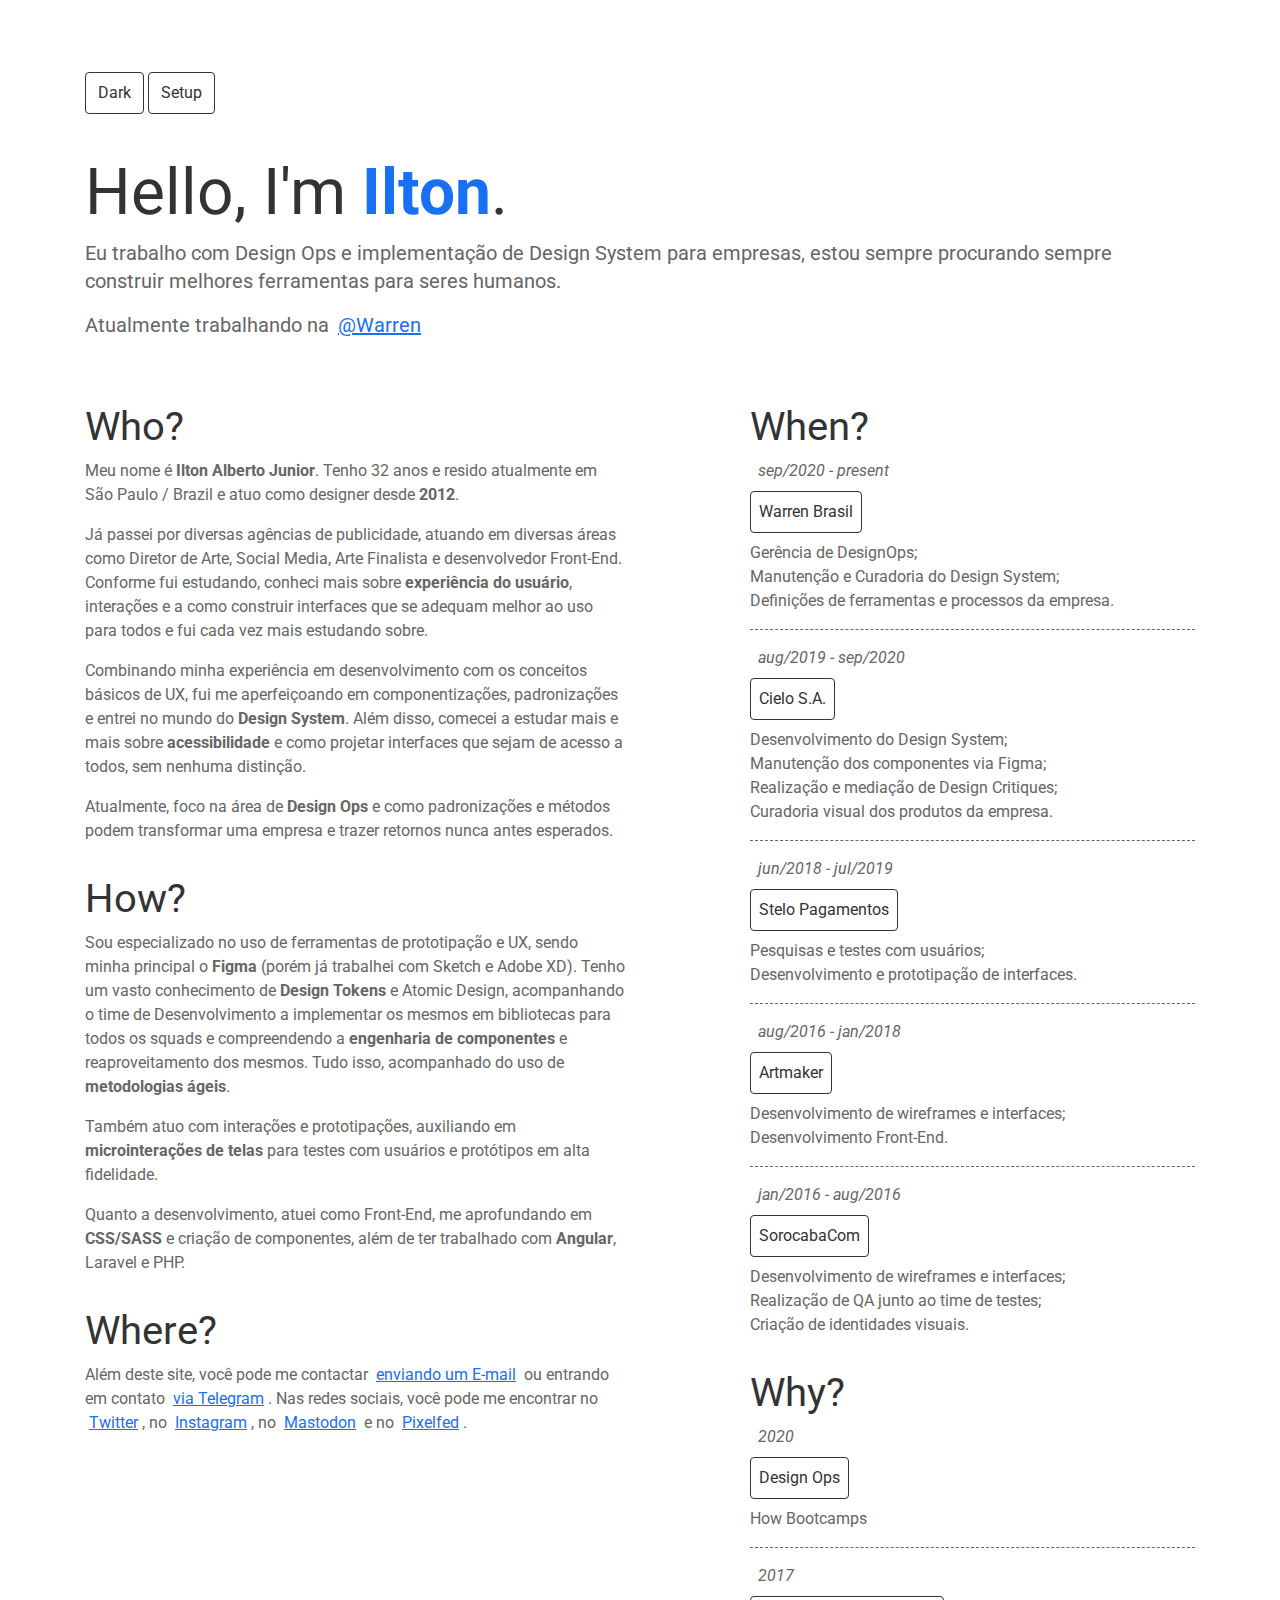
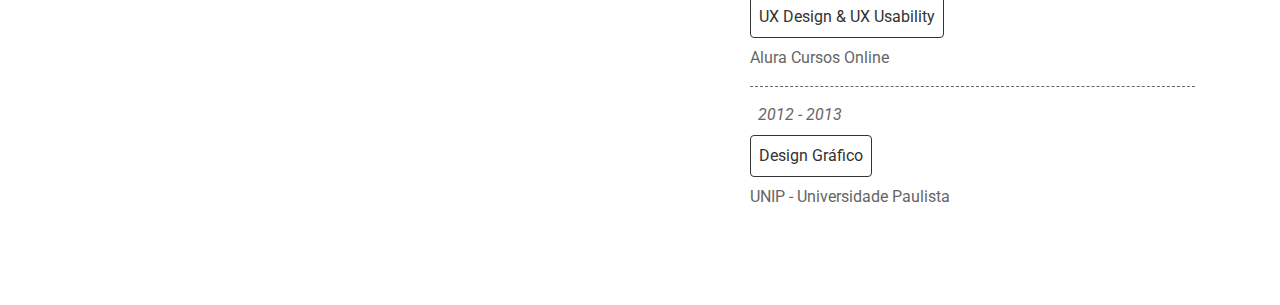
<file: index.html>
<!DOCTYPE html>
<html lang="en">
<head>
    <title>Hello, I'm Ilton</title>

    <meta charset="utf-8">
    <meta name="viewport" content="width=device-width, initial-scale=1, shrink-to-fit=no">
    <meta name="author" content="Ilton Alberto Junior">
    <meta keywords="ilton, ilton alberto, designer, design ops, design system, ux, ui, web">
    <meta description="Ilton Alberto, Designer com foco em Design Ops e Design System.">

    <meta property="og:description" content="Ilton Alberto, Designer com foco em Design Ops e Design System.">
    <meta property="og:image" content="images/shareable.png">
    <meta property="og:site_name" content="Ilton Alberto, Designer com foco em Design Ops e Design System.">
    <meta property="og:title" content="Ilton Alberto, Designer com foco em Design Ops e Design System.">
    <meta property="og:type" content="website">
    <meta property="og:url" content="http://www.ilton.me/">

    <meta name="twitter:card" content="summary">
    <meta name="twitter:site" content="@iltonalberto">
    <meta name="twitter:creator" content="@iltonalberto">
    <meta name="twitter:title" content="@iltonalberto">
    <meta name="twitter:description" content="Ilton Alberto, Designer com foco em Design Ops e Design System.">
    <meta name="twitter:image" content="images/shareable.png">

    <link href="images/icon144x144.png" rel="apple-touch-icon-precomposed" sizes="144x144">
    <link href="images/icon114x114.png" rel="apple-touch-icon-precomposed" sizes="114x114">
    <link href="images/icon72x72.png" rel="apple-touch-icon-precomposed" sizes="72x72">
    <link href="images/icon144x144.png" rel="apple-touch-icon-precomposed">
    <meta name="msapplication-TileImage" content="images/icon-144x144.png">
    <link rel="mask-icon" href="images/safari-pinned-tab.svg" color="#3183FF">
    <link rel="shortcut icon" href="images/favicon.ico">

    <link rel="stylesheet" href="https://stackpath.bootstrapcdn.com/bootstrap/4.5.2/css/bootstrap.min.css" integrity="sha384-JcKb8q3iqJ61gNV9KGb8thSsNjpSL0n8PARn9HuZOnIxN0hoP+VmmDGMN5t9UJ0Z" crossorigin="anonymous">
    <link href="https://fonts.googleapis.com/css2?family=Roboto:ital,wght@0,400;0,700;1,400;1,700&display=swap" rel="stylesheet"> 
    <link rel="stylesheet" href="styles/style.css">

</head>
<body>

    <div id="top" class="container">
        <div class="row">

            <div class="col-12 switchers">

                <div class="theme-switch-wrapper">
                    <label class="theme-switch" for="checkbox">
                        <input type="checkbox" id="checkbox" />
                        <div class="slider round"></div>
                    </label>
                </div>
                <div class="back-wrapper">
                    <a class="header-link" href="setup.html">Setup</a>
                </div>
                <!-- ISSO AQUI É EM BREVE <div class="language-switcher">
                    <a href="#" class="lang active">PT</a>
                    <a href="#" class="lang">EN</a>
                </div>-->

                <div id="welcome"></div>

            </div>

            <div class="col-12">

                <header>
                    <h1>Hello, I'm <span>Ilton</span>.</h1>
                    <p>Eu trabalho com Design Ops e implementação de Design System para empresas, estou sempre procurando sempre construir melhores ferramentas para seres humanos.</p>
                    <p>Atualmente trabalhando na <a href="https://warren.com.br/" target="_blank" aria-label="Warren é a mais completa solução de investimentos do BRasil">@Warren</a></p>
                </header>

            </div>

        </div>
    </div>

    <div id="content" class="container">
        <div class="row">

            <div class="col-sm-6">

                <section id="who">
                    <h2>Who?</h2>

                    <p>Meu nome é <b>Ilton Alberto Junior</b>. Tenho <span id="my_age"></span> anos e resido atualmente em São Paulo / Brazil e atuo como designer desde <b>2012</b>.</p>
    
                    <p>Já passei por diversas agências de publicidade, atuando em diversas áreas como Diretor de Arte, Social Media, Arte Finalista e desenvolvedor Front-End. Conforme fui estudando, conheci mais sobre <b>experiência do usuário</b>, interações e a como construir interfaces que se adequam melhor ao uso para todos e fui cada vez mais estudando sobre.</p>
    
                    <p>Combinando minha experiência em desenvolvimento com os conceitos básicos de UX, fui me aperfeiçoando em componentizações, padronizações e entrei no mundo do <b>Design System</b>. Além disso, comecei a estudar mais e mais sobre <b>acessibilidade</b> e como projetar interfaces que sejam de acesso a todos, sem nenhuma distinção.</p>
    
                    <p>Atualmente, foco na área de <b>Design Ops</b> e como padronizações e métodos podem transformar uma empresa e trazer retornos nunca antes esperados.</p>
                </section>
            
                <section id="how">
                    <h2>How?</h2>

                    <p>Sou especializado no uso de ferramentas de prototipação e UX, sendo minha principal o <b>Figma</b> (porém já trabalhei com Sketch e Adobe XD). Tenho um vasto conhecimento de <b>Design Tokens</b> e Atomic Design, acompanhando o time de Desenvolvimento a implementar os mesmos em bibliotecas para todos os squads e compreendendo a <b>engenharia de componentes</b> e reaproveitamento dos mesmos. Tudo isso, acompanhado do uso de <b>metodologias ágeis</b>.</p>

                    <p>Também atuo com interações e prototipações, auxiliando em <b>microinterações de telas</b> para testes com usuários e protótipos em alta fidelidade.</p>

                    <p>Quanto a desenvolvimento, atuei como Front-End, me aprofundando em <b>CSS/SASS</b> e criação de componentes, além de ter trabalhado com <b>Angular</b>, Laravel e PHP.</p>
                </section>

                <section id="where">
                    <h2>Where?</h2>

                    <p>Além deste site, você pode me contactar <a href="mailto:iltonalberto@gmail.com" target="_blank" aria-label="Mande um email e podemos conversar melhor" >enviando um E-mail</a> ou entrando em contato <a href="http://telegram.me/iltonalberto" target="_blank" aria-label="Minha principal maneira de conversa rápida">via Telegram</a>. Nas redes sociais, você pode me encontrar no <a href="https://twitter.com/iltonalberto" target="_blank" aria-label="Perfil pessoal, onde vou acabar falando de maneira mais informal">Twitter</a>, no <a href="https://www.instagram.com/iltonalberto/" target="_blank" aria-label="Fotos que tiro do meu dia-a-dia">Instagram</a>, no <a href="https://mastodon.online/@ilton" target="_blank" aria-label="Estou iniciando no Fediverse, aqui falo apenas em inglês">Mastodon</a> e no <a href="https://pixelfed.social/ilton" target="_blank" aria-label="Também utilizo para publicação de fotos, porém em inglês">Pixelfed</a>.</p>
                </section>
                
            </div>

            <div class="col-sm-5 offset-md-1">

                <section id="when">
                    <h2>When?</h2>

                    <aside class="list-item">
                        <p>sep/2020 - present</p>
                        <h3>Warren Brasil</h3>
                        <ul class="listagem">
                            <li>Gerência de DesignOps;</li>
                            <li>Manutenção e Curadoria do Design System;</li>
                            <li>Definições de ferramentas e processos da empresa.</li>
                        </ul>
                    </aside>
                    
                    <aside class="list-item">
                        <p>aug/2019 - sep/2020</p>
                        <h3>Cielo S.A.</h3>
                        <ul class="listagem">
                            <li>Desenvolvimento do Design System;</li>
                            <li>Manutenção dos componentes via Figma;</li>
                            <li>Realização e mediação de Design Critiques;</li>
                            <li>Curadoria visual dos produtos da empresa.</li>
                        </ul>
                    </aside>

                    <aside class="list-item">
                        <p>jun/2018 - jul/2019</p>
                        <h3>Stelo Pagamentos</h3>
                        <ul class="listagem">
                            <li>Pesquisas e testes com usuários;</li>
                            <li>Desenvolvimento e prototipação de interfaces.</li>
                        </ul>
                    </aside>

                    <aside class="list-item">
                        <p>aug/2016 - jan/2018</p>
                        <h3>Artmaker</h3>
                        <ul class="listagem">
                            <li>Desenvolvimento de wireframes e interfaces;</li>
                            <li>Desenvolvimento Front-End.</li>
                        </ul>
                    </aside>

                    <aside class="list-item borderless">
                        <p>jan/2016 - aug/2016</p>
                        <h3>SorocabaCom</h3>
                        <ul class="listagem">
                            <li>Desenvolvimento de wireframes e interfaces;</li>
                            <li>Realização de QA junto ao time de testes;</li>
                            <li>Criação de identidades visuais.</li>
                        </ul>
                    </aside>

                </section>

                <section id="why">
                    <h2>Why?</h2>

                    <aside class="list-item">
                        <p>2020</p>
                        <h3>Design Ops</h3>
                        <ul class="listagem">
                            <li>How Bootcamps</li>
                        </ul>
                    </aside>

                    <aside class="list-item">
                        <p>2017</p>
                        <h3>UX Design & UX Usability</h3>
                        <ul class="listagem">
                            <li>Alura Cursos Online</li>
                        </ul>
                    </aside>

                    <aside class="list-item borderless">
                        <p>2012 - 2013</p>
                        <h3>Design Gráfico</h3>
                        <ul class="listagem">
                            <li>UNIP - Universidade Paulista</li>
                        </ul>
                    </aside>

                </section>
                    
            </div>

        </div>
    </div>
    
    <script>

        /* Mudando o Modo para Dark ou Light */

        const toggleSwitch = document.querySelector('.theme-switch input[type="checkbox"]');
        const currentTheme = localStorage.getItem('theme');

        if (currentTheme) {
            document.documentElement.setAttribute('data-theme', currentTheme);
        
            if (currentTheme === 'dark') {
                toggleSwitch.checked = true;
            }
        }

        function switchTheme(e) {
            if (e.target.checked) {
                document.documentElement.setAttribute('data-theme', 'dark');
                localStorage.setItem('theme', 'dark');
            }
            else {        document.documentElement.setAttribute('data-theme', 'light');
                localStorage.setItem('theme', 'light');
            }    
        }

        toggleSwitch.addEventListener('change', switchTheme, false);

        /* Exibindo minha idade dinamicamente */

        function calculate_age(dob) { 
            var diff_ms = Date.now() - dob.getTime();
            var age_dt = new Date(diff_ms); 
        
            return Math.abs(age_dt.getUTCFullYear() - 1970);
        }

        document.getElementById("my_age").innerHTML = calculate_age(new Date(1993, 9, 5));
    </script>

</body>
</html>
</file>
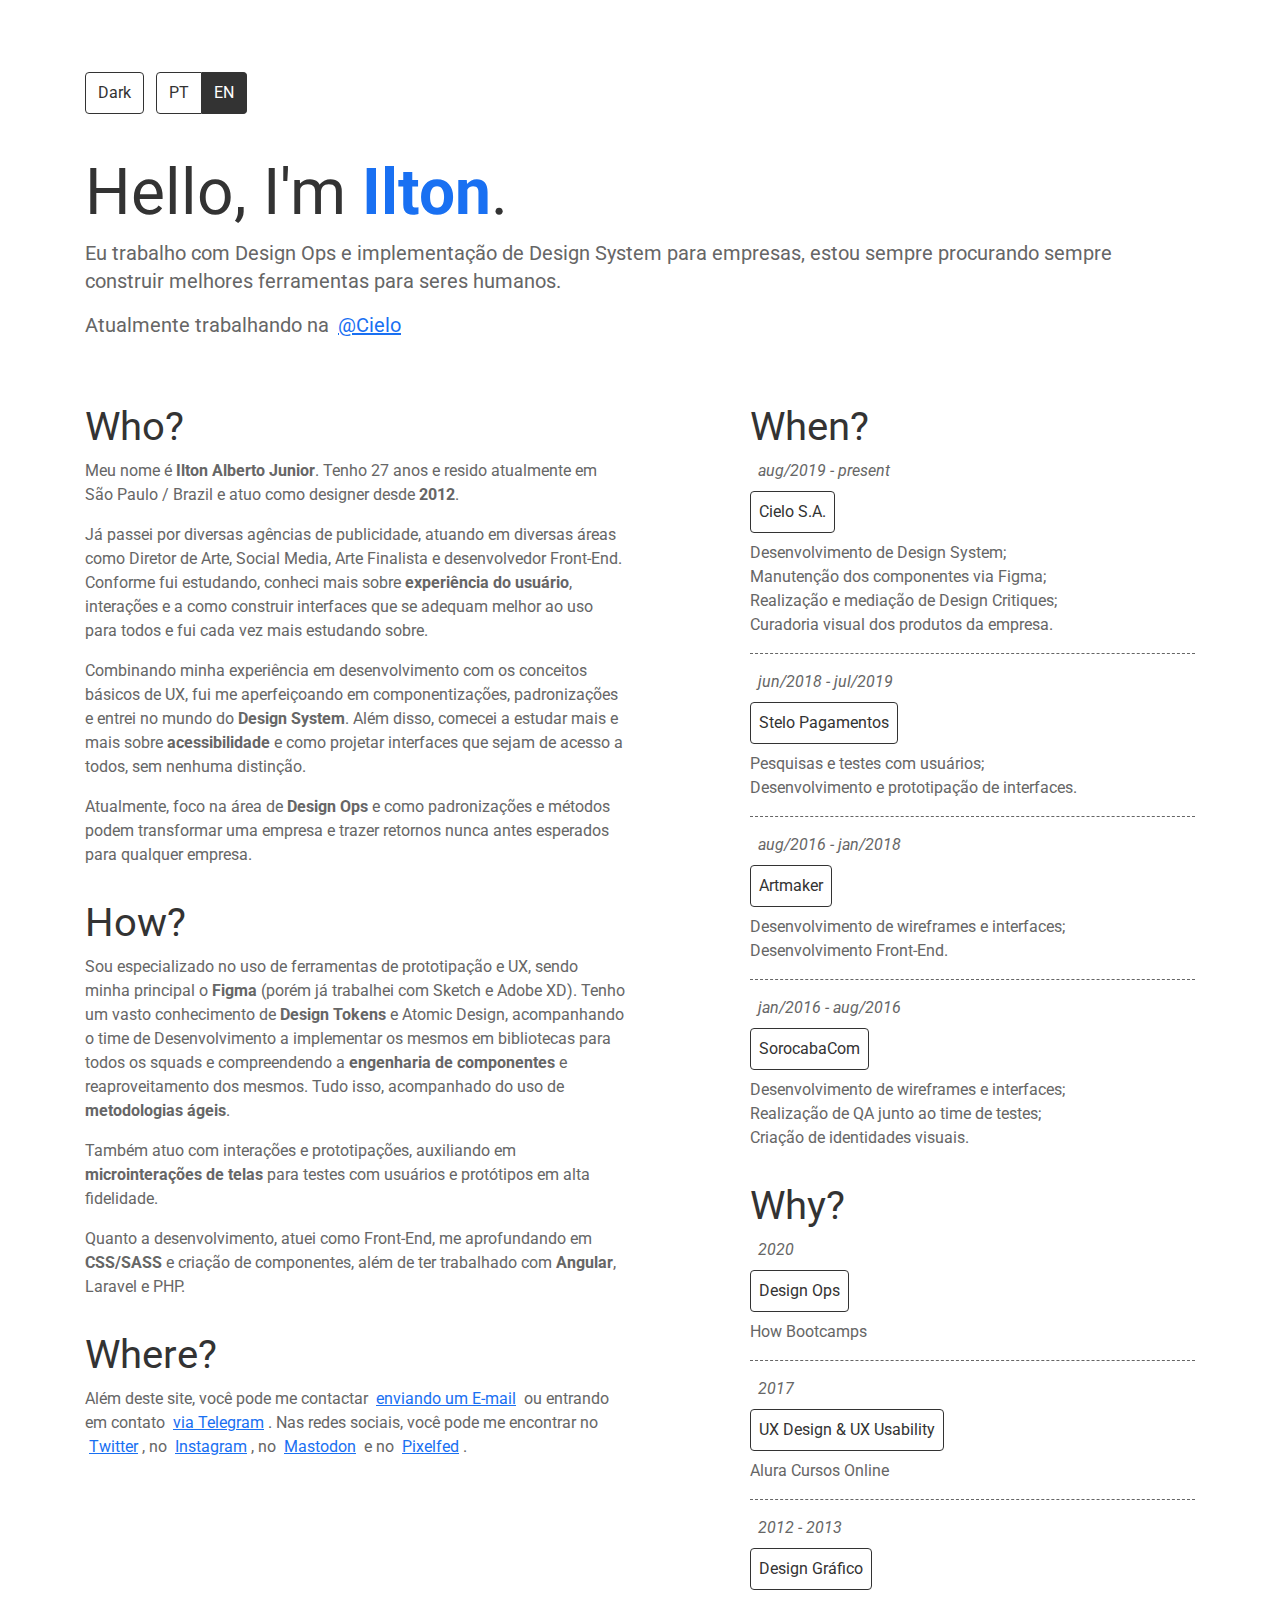
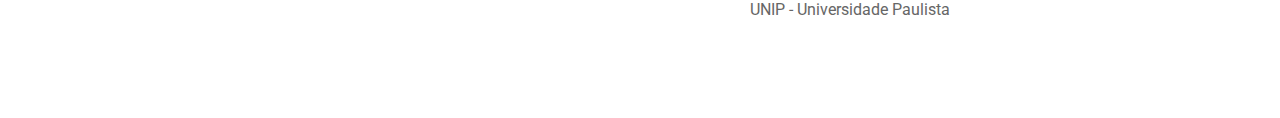
<file: en.html>
<!DOCTYPE html>
<html lang="en">
<head>
    <title>Hello, I'm Ilton</title>

    <meta charset="utf-8">
    <meta name="viewport" content="width=device-width, initial-scale=1, shrink-to-fit=no">
    <meta name="author" content="Ilton Alberto Junior">
    <meta keywords="ilton, ilton alberto, designer, design ops, design system, ux, ui, web">
    <meta description="Ilton Alberto, Designer com foco em Design Ops e Design System.">

    <meta property="og:description" content="Ilton Alberto, Designer com foco em Design Ops e Design System.">
    <meta property="og:image" content="images/shareable.png">
    <meta property="og:site_name" content="Ilton Alberto, Designer com foco em Design Ops e Design System.">
    <meta property="og:title" content="Ilton Alberto, Designer com foco em Design Ops e Design System.">
    <meta property="og:type" content="website">
    <meta property="og:url" content="http://www.ilton.me/">

    <meta name="twitter:card" content="summary">
    <meta name="twitter:site" content="@iltonalberto">
    <meta name="twitter:creator" content="@iltonalberto">
    <meta name="twitter:title" content="@iltonalberto">
    <meta name="twitter:description" content="Ilton Alberto, Designer com foco em Design Ops e Design System.">
    <meta name="twitter:image" content="images/shareable.png">

    <link href="images/icon144x144.png" rel="apple-touch-icon-precomposed" sizes="144x144">
    <link href="images/icon114x114.png" rel="apple-touch-icon-precomposed" sizes="114x114">
    <link href="images/icon72x72.png" rel="apple-touch-icon-precomposed" sizes="72x72">
    <link href="images/icon144x144.png" rel="apple-touch-icon-precomposed">
    <meta name="msapplication-TileImage" content="images/icon-144x144.png">
    <link rel="mask-icon" href="images/safari-pinned-tab.svg" color="#3183FF">
    <link rel="shortcut icon" href="images/favicon.ico">

    <link rel="stylesheet" href="https://stackpath.bootstrapcdn.com/bootstrap/4.5.2/css/bootstrap.min.css" integrity="sha384-JcKb8q3iqJ61gNV9KGb8thSsNjpSL0n8PARn9HuZOnIxN0hoP+VmmDGMN5t9UJ0Z" crossorigin="anonymous">
    <link href="https://fonts.googleapis.com/css2?family=Roboto:ital,wght@0,400;0,700;1,400;1,700&display=swap" rel="stylesheet"> 
    <link rel="stylesheet" href="styles/style.css">

</head>
<body>

    <div id="top" class="container">
        <div class="row">

            <div class="col-12 switchers">

                <div class="theme-switch-wrapper">
                    <label class="theme-switch" for="checkbox">
                        <input type="checkbox" id="checkbox" />
                        <div class="slider round"></div>
                </label>
                </div>
                <div class="language-switcher">
                    <a href=index.html class="lang">PT</a>
                    <a href="#" class="lang active">EN</a>
                </div>

                <div id="welcome"></div>

            </div>

            <div class="col-12">

                <header>
                    <h1>Hello, I'm <span>Ilton</span>.</h1>
                    <p>Eu trabalho com Design Ops e implementação de Design System para empresas, estou sempre procurando sempre construir melhores ferramentas para seres humanos.</h2>
                    <p>Atualmente trabalhando na <a href="https://cielo.com.br" target="_blank" aria-label="Cielo é a maior empresa de pagamentos do Brasil atualmente">@Cielo</a></h2>
                </header>

            </div>

        </div>
    </div>

    <div id="content" class="container">
        <div class="row">

            <div class="col-sm-6">

                <section id="who">
                    <h2>Who?</h2>

                    <p>Meu nome é <b>Ilton Alberto Junior</b>. Tenho 27 anos e resido atualmente em São Paulo / Brazil e atuo como designer desde <b>2012</b>.</p>
    
                    <p>Já passei por diversas agências de publicidade, atuando em diversas áreas como Diretor de Arte, Social Media, Arte Finalista e desenvolvedor Front-End. Conforme fui estudando, conheci mais sobre <b>experiência do usuário</b>, interações e a como construir interfaces que se adequam melhor ao uso para todos e fui cada vez mais estudando sobre.</p>
    
                    <p>Combinando minha experiência em desenvolvimento com os conceitos básicos de UX, fui me aperfeiçoando em componentizações, padronizações e entrei no mundo do <b>Design System</b>. Além disso, comecei a estudar mais e mais sobre <b>acessibilidade</b> e como projetar interfaces que sejam de acesso a todos, sem nenhuma distinção.</p>
    
                    <p>Atualmente, foco na área de <b>Design Ops</b> e como padronizações e métodos podem transformar uma empresa e trazer retornos nunca antes esperados para qualquer empresa.</p>
                </section>
            
                <section id="how">
                    <h2>How?</h2>

                    <p>Sou especializado no uso de ferramentas de prototipação e UX, sendo minha principal o <b>Figma</b> (porém já trabalhei com Sketch e Adobe XD). Tenho um vasto conhecimento de <b>Design Tokens</b> e Atomic Design, acompanhando o time de Desenvolvimento a implementar os mesmos em bibliotecas para todos os squads e compreendendo a <b>engenharia de componentes</b> e reaproveitamento dos mesmos. Tudo isso, acompanhado do uso de <b>metodologias ágeis</b>.</p>

                    <p>Também atuo com interações e prototipações, auxiliando em <b>microinterações de telas</b> para testes com usuários e protótipos em alta fidelidade.</p>

                    <p>Quanto a desenvolvimento, atuei como Front-End, me aprofundando em <b>CSS/SASS</b> e criação de componentes, além de ter trabalhado com <b>Angular</b>, Laravel e PHP.</p>
                </section>

                <section id="where">
                    <h2>Where?</h2>

                    <p>Além deste site, você pode me contactar <a href="mailto:iltonalberto@gmail.com" target="_blank" aria-label="Mande um email e podemos conversar melhor" >enviando um E-mail</a> ou entrando em contato <a href="http://telegram.me/iltonalberto" target="_blank" aria-label="Minha principal maneira de conversa rápida">via Telegram</a>. Nas redes sociais, você pode me encontrar no <a href="https://twitter.com/iltonalberto" target="_blank" aria-label="Perfil pessoal, onde vou acabar falando de maneira mais informal">Twitter</a>, no <a href="https://www.instagram.com/iltonalberto/" target="_blank" aria-label="Fotos que tiro do meu dia-a-dia">Instagram</a>, no <a href="https://mastodon.online/@ilton" target="_blank" aria-label="Estou iniciando no Fediverse, aqui falo apenas em inglês">Mastodon</a> e no <a href="https://pixelfed.social/ilton" target="_blank" aria-label="Também utilizo para publicação de fotos, porém em inglês">Pixelfed</a>.</p>
                </section>
                
            </div>

            <div class="col-sm-5 offset-md-1">

                <section id="when">
                    <h2>When?</h2>
                    
                    <aside class="list-item">
                        <p>aug/2019 - present</p>
                        <h3>Cielo S.A.</h3>
                        <ul class="listagem">
                            <li>Desenvolvimento de Design System;</li>
                            <li>Manutenção dos componentes via Figma;</li>
                            <li>Realização e mediação de Design Critiques;</li>
                            <li>Curadoria visual dos produtos da empresa.</li>
                        </ul>
                    </aside>

                    <aside class="list-item">
                        <p>jun/2018 - jul/2019</p>
                        <h3>Stelo Pagamentos</h3>
                        <ul class="listagem">
                            <li>Pesquisas e testes com usuários;</li>
                            <li>Desenvolvimento e prototipação de interfaces.</li>
                        </ul>
                    </aside>

                    <aside class="list-item">
                        <p>aug/2016 - jan/2018</p>
                        <h3>Artmaker</h3>
                        <ul class="listagem">
                            <li>Desenvolvimento de wireframes e interfaces;</li>
                            <li>Desenvolvimento Front-End.</li>
                        </ul>
                    </aside>

                    <aside class="list-item borderless">
                        <p>jan/2016 - aug/2016</p>
                        <h3>SorocabaCom</h3>
                        <ul class="listagem">
                            <li>Desenvolvimento de wireframes e interfaces;</li>
                            <li>Realização de QA junto ao time de testes;</li>
                            <li>Criação de identidades visuais.</li>
                        </ul>
                    </aside>

                </section>

                <section id="why">
                    <h2>Why?</h2>

                    <aside class="list-item">
                        <p>2020</p>
                        <h3>Design Ops</h3>
                        <ul class="listagem">
                            <li>How Bootcamps</li>
                        </ul>
                    </aside>

                    <aside class="list-item">
                        <p>2017</p>
                        <h3>UX Design & UX Usability</h3>
                        <ul class="listagem">
                            <li>Alura Cursos Online</li>
                        </ul>
                    </aside>

                    <aside class="list-item borderless">
                        <p>2012 - 2013</p>
                        <h3>Design Gráfico</h3>
                        <ul class="listagem">
                            <li>UNIP - Universidade Paulista</li>
                        </ul>
                    </aside>

                </section>
                    
            </div>

        </div>
    </div>
    
    <script>
        const toggleSwitch = document.querySelector('.theme-switch input[type="checkbox"]');
        const currentTheme = localStorage.getItem('theme');

        if (currentTheme) {
            document.documentElement.setAttribute('data-theme', currentTheme);
        
            if (currentTheme === 'dark') {
                toggleSwitch.checked = true;
            }
        }

        function switchTheme(e) {
            if (e.target.checked) {
                document.documentElement.setAttribute('data-theme', 'dark');
                localStorage.setItem('theme', 'dark');
            }
            else {        document.documentElement.setAttribute('data-theme', 'light');
                localStorage.setItem('theme', 'light');
            }    
        }

        toggleSwitch.addEventListener('change', switchTheme, false);
    </script>

</body>
</html>
</file>
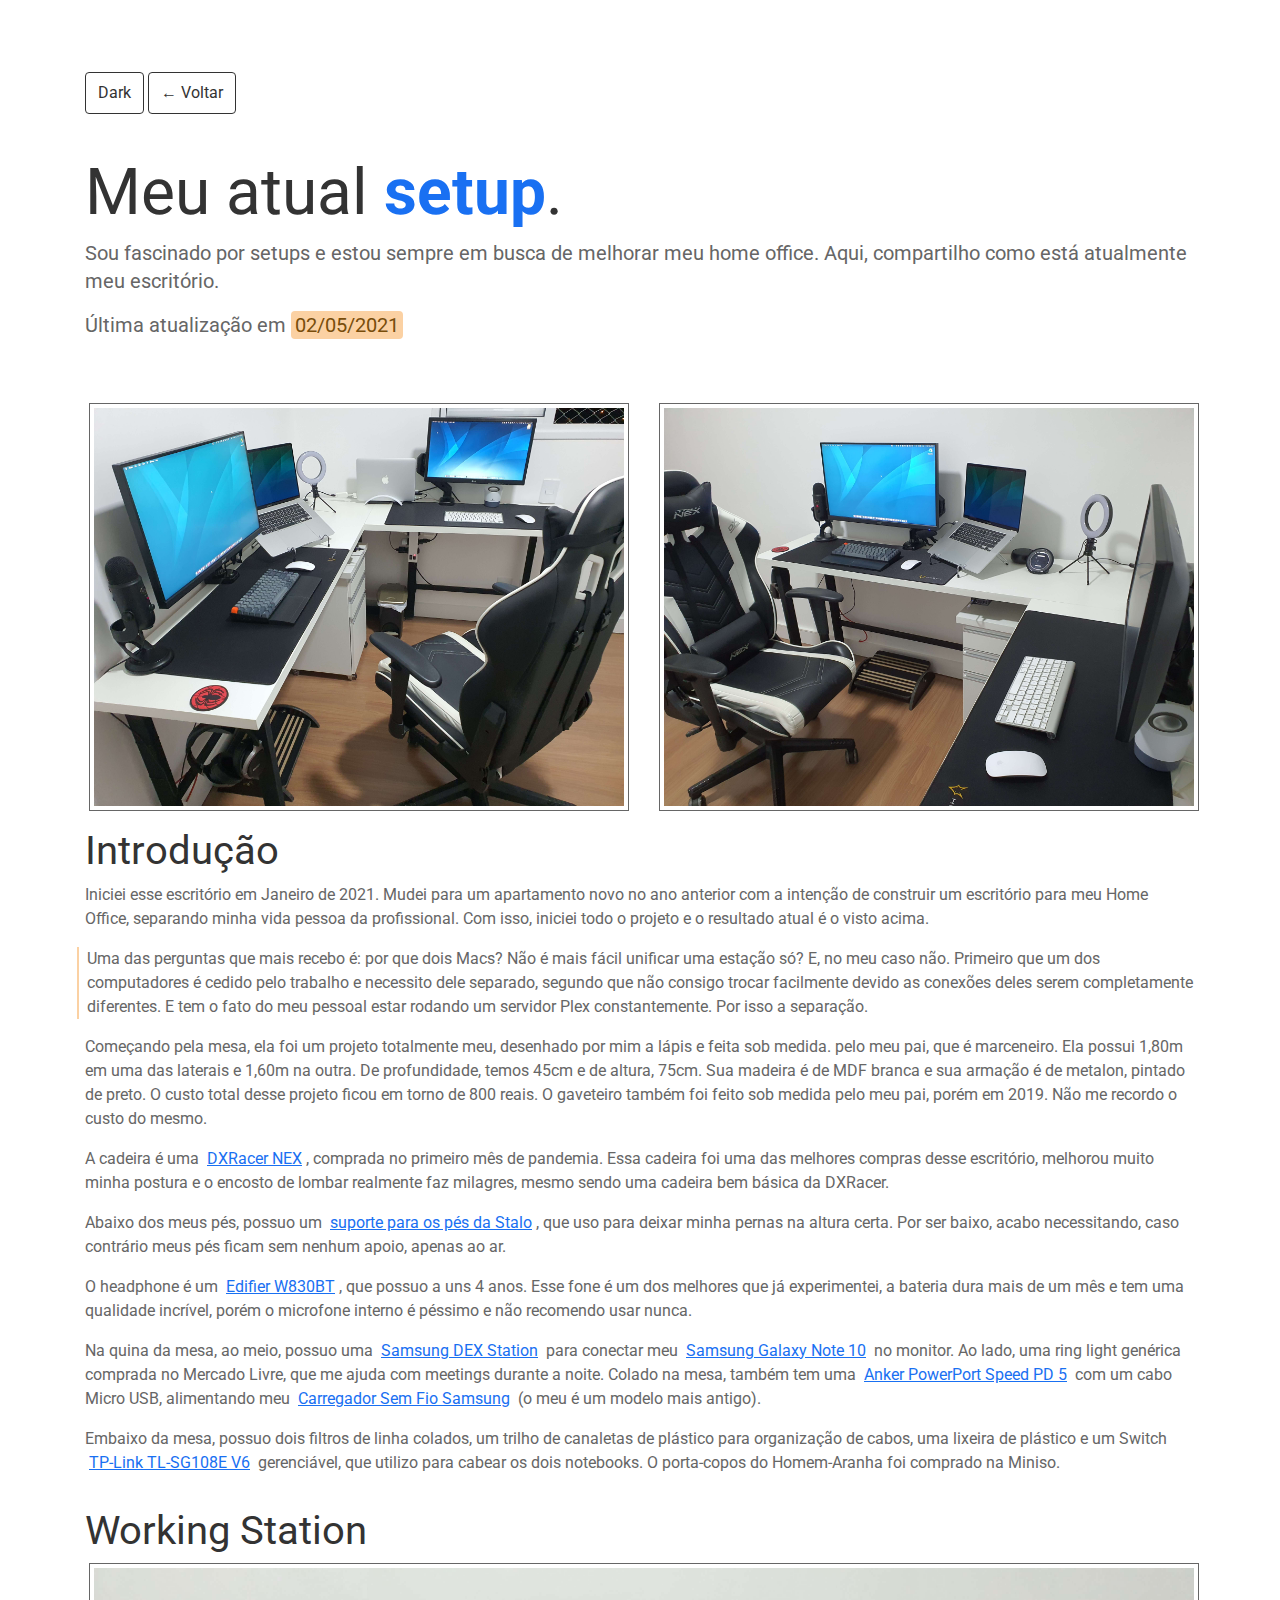
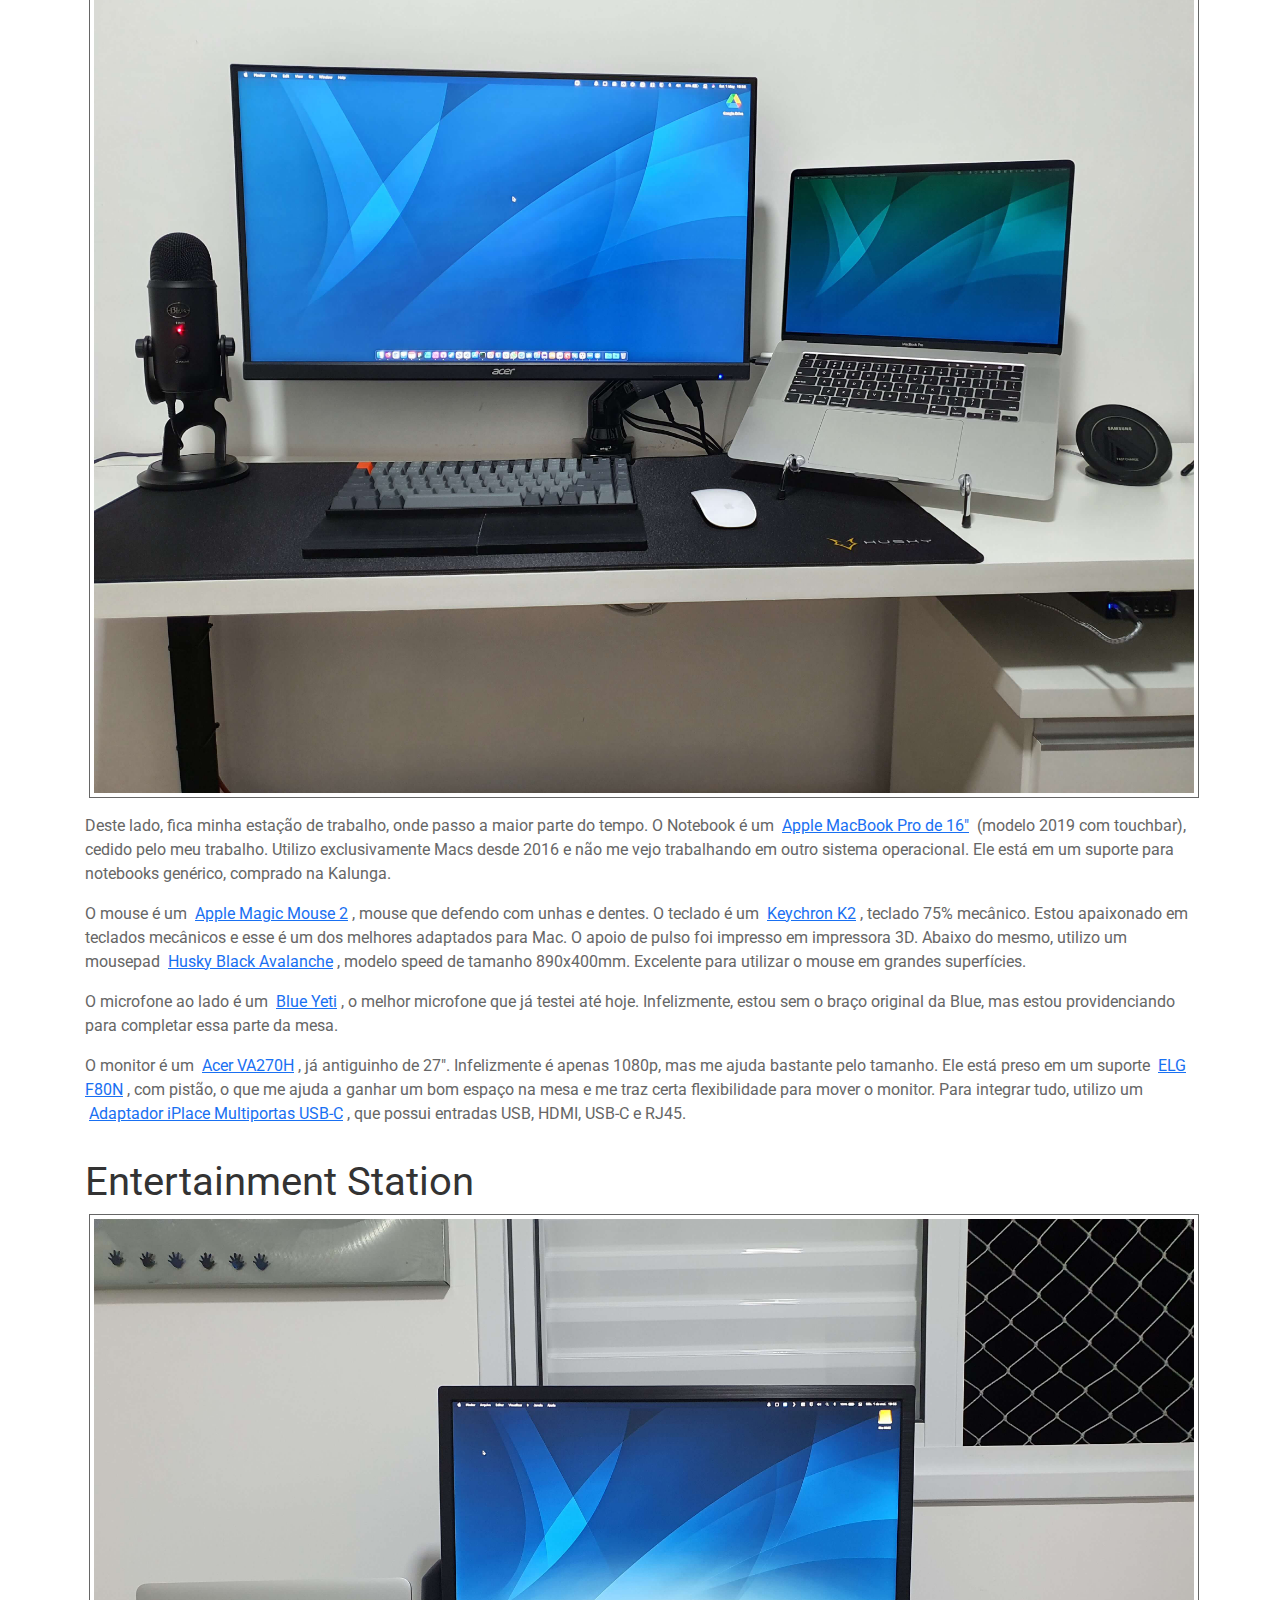
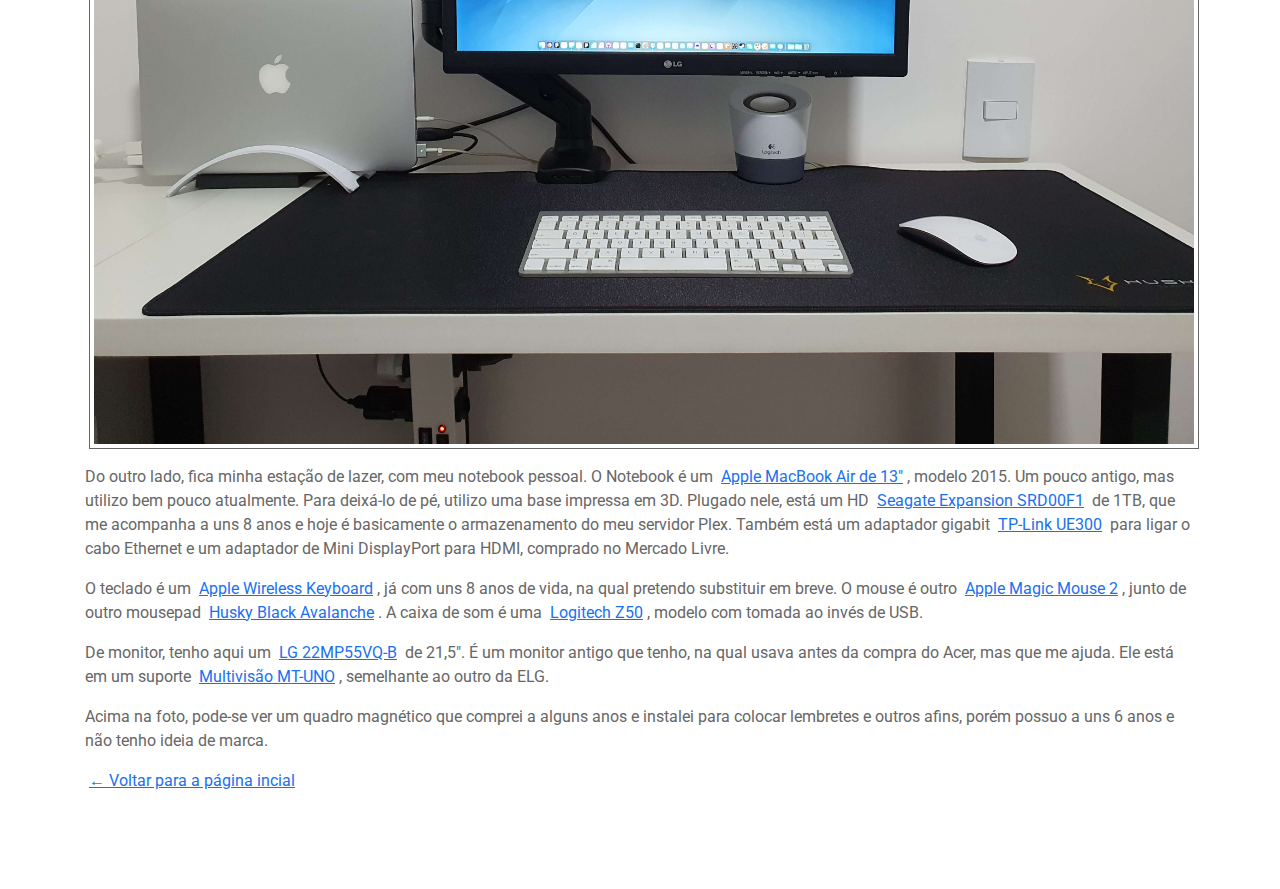
<file: setup.html>
<!DOCTYPE html>
<html lang="en">
<head>
    <title>Setup - Ilton</title>

    <meta charset="utf-8">
    <meta name="viewport" content="width=device-width, initial-scale=1, shrink-to-fit=no">
    <meta name="author" content="Ilton Alberto Junior">
    <meta keywords="ilton, ilton alberto, designer, design ops, design system, ux, ui, web">
    <meta description="Ilton Alberto, Designer com foco em Design Ops e Design System.">

    <meta property="og:description" content="Ilton Alberto, Designer com foco em Design Ops e Design System.">
    <meta property="og:image" content="images/shareable.png">
    <meta property="og:site_name" content="Ilton Alberto, Designer com foco em Design Ops e Design System.">
    <meta property="og:title" content="Ilton Alberto, Designer com foco em Design Ops e Design System.">
    <meta property="og:type" content="website">
    <meta property="og:url" content="http://www.ilton.me/">

    <meta name="twitter:card" content="summary">
    <meta name="twitter:site" content="@iltonalberto">
    <meta name="twitter:creator" content="@iltonalberto">
    <meta name="twitter:title" content="@iltonalberto">
    <meta name="twitter:description" content="Ilton Alberto, Designer com foco em Design Ops e Design System.">
    <meta name="twitter:image" content="images/shareable.png">

    <link href="images/icon144x144.png" rel="apple-touch-icon-precomposed" sizes="144x144">
    <link href="images/icon114x114.png" rel="apple-touch-icon-precomposed" sizes="114x114">
    <link href="images/icon72x72.png" rel="apple-touch-icon-precomposed" sizes="72x72">
    <link href="images/icon144x144.png" rel="apple-touch-icon-precomposed">
    <meta name="msapplication-TileImage" content="images/icon-144x144.png">
    <link rel="mask-icon" href="images/safari-pinned-tab.svg" color="#3183FF">
    <link rel="shortcut icon" href="images/favicon.ico">

    <link rel="stylesheet" href="https://stackpath.bootstrapcdn.com/bootstrap/4.5.2/css/bootstrap.min.css" integrity="sha384-JcKb8q3iqJ61gNV9KGb8thSsNjpSL0n8PARn9HuZOnIxN0hoP+VmmDGMN5t9UJ0Z" crossorigin="anonymous">
    <link href="https://fonts.googleapis.com/css2?family=Roboto:ital,wght@0,400;0,700;1,400;1,700&display=swap" rel="stylesheet"> 
    <link rel="stylesheet" href="styles/style.css">

</head>
<body>

    <div id="top" class="container">
        <div class="row">

            <div class="col-12 switchers">

                <div class="theme-switch-wrapper">
                    <label class="theme-switch" for="checkbox">
                        <input type="checkbox" id="checkbox" />
                        <div class="slider round"></div>
                    </label>
                </div>

                <div class="back-wrapper">
                    <a class="header-link" href="index.html">← Voltar</a>
                </div>


                <div id="welcome"></div>

            </div>

            <div class="col-12">

                <header>
                    <h1>Meu atual <span>setup</span>.</h1>
                    <p>Sou fascinado por setups e estou sempre em busca de melhorar meu home office. Aqui, compartilho como está atualmente meu escritório.</p>
                    <p>Última atualização em <span class="new_item">02/05/2021</span></p>

                </header>

            </div>

        </div>
    </div>

    <div id="content" class="container">
        <div class="row">

            <div class="col-sm-6">
                <a href="images/completo_01.jpg" target="_blank" aria-hidden="true"><img src="images/completo_01.jpg" alt="Setup da minha mesa, vista de frente"></a>
            </div>
            <div class="col-sm-6">
                <a href="images/completo_02.jpg" target="_blank" aria-hidden="true"><img src="images/completo_02.jpg" alt="Setup da minha mesa, vista pela lateral"></a>
            </div>

            <div class="col-sm-12">

                <section id="intro">
                    <h2>Introdução</h2>

                    <p>Iniciei esse escritório em Janeiro de 2021. Mudei para um apartamento novo no ano anterior com a intenção de construir um escritório para meu Home Office, separando minha vida pessoa da profissional. Com isso, iniciei todo o projeto e o resultado atual é o visto acima.</p>

                    <p class="new_text">Uma das perguntas que mais recebo é: por que dois Macs? Não é mais fácil unificar uma estação só? E, no meu caso não. Primeiro que um dos computadores é cedido pelo trabalho e necessito dele separado, segundo que não consigo trocar facilmente devido as conexões deles serem completamente diferentes. E tem o fato do meu pessoal estar rodando um servidor Plex constantemente. Por isso a separação.</p>

                    <p>Começando pela mesa, ela foi um projeto totalmente meu, desenhado por mim a lápis e feita sob medida. pelo meu pai, que é marceneiro. Ela possui 1,80m em uma das laterais e 1,60m na outra. De profundidade, temos 45cm e de altura, 75cm. Sua madeira é de MDF branca e sua armação é de metalon, pintado de preto. O custo total desse projeto ficou em torno de 800 reais. O gaveteiro também foi feito sob medida pelo meu pai, porém em 2019. Não me recordo o custo do mesmo.</p>

                    <p>A cadeira é uma <a href="https://www.dxracer.com.br/cadeira-gamer-dxracer-nex-max-preta-branca-pc188-nw-p2426229" target="_blank">DXRacer NEX</a>, comprada no primeiro mês de pandemia. Essa cadeira foi uma das melhores compras desse escritório, melhorou muito minha postura e o encosto de lombar realmente faz milagres, mesmo sendo uma cadeira bem básica da DXRacer.</p>

                    <p>Abaixo dos meus pés, possuo um <a href="https://www.kalunga.com.br/prod/apoio-ergonomico-para-os-pes-c-regulagem-de-altura-mdf-preto-stalo-cx-1-un/029099" target="_blank">suporte para os pés da Stalo</a>, que uso para deixar minha pernas na altura certa. Por ser baixo, acabo necessitando, caso contrário meus pés ficam sem nenhum apoio, apenas ao ar.</p>

                    <p>O headphone é um <a href="https://www.edifier.com/br/pt/headphones-earphones/w830bt-bluetooth-wireless-headphones" target="_blank">Edifier W830BT</a>, que possuo a uns 4 anos. Esse fone é um dos melhores que já experimentei, a bateria dura mais de um mês e tem uma qualidade incrível, porém o microfone interno é péssimo e não recomendo usar nunca.</p>

                    <p>Na quina da mesa, ao meio, possuo uma <a href="https://www.extra.com.br/audio/DockStation/estacao-dex-station-samsung-ee-mg950b-preto-13387467.html?IdSku=13387467" target="_blank">Samsung DEX Station</a> para conectar meu <a href="https://www.samsung.com/br/smartphones/galaxy-note10/" target="_blank">Samsung Galaxy Note 10</a> no monitor. Ao lado, uma ring light genérica comprada no Mercado Livre, que me ajuda com meetings durante a noite. Colado na mesa, também tem uma <a href="https://www.anker.com.br/powerport-5-usb-preto/p" target="_blank">Anker PowerPort Speed PD 5</a> com um cabo Micro USB, alimentando meu <a href="https://www.samsung.com/br/mobile-accessories/wireless-charger-pad-p1100-ep-p1100bbpgbr/" target="_blank">Carregador Sem Fio Samsung</a> (o meu é um modelo mais antigo).</p>

                    <p>Embaixo da mesa, possuo dois filtros de linha colados, um trilho de canaletas de plástico para organização de cabos, uma lixeira de plástico e um Switch <a href="https://www.tp-link.com/br/business-networking/easy-smart-switch/tl-sg108e/" target="_blank">TP-Link TL-SG108E V6</a> gerenciável, que utilizo para cabear os dois notebooks. O porta-copos do Homem-Aranha foi comprado na Miniso.</p>
                </section>

                <section id="trabalho">
                    <h2>Working Station</h2>

                    <a href="images/note_01.jpg" target="_blank" aria-hidden="true"><img src="images/note_01.jpg" alt="Setup da minha mesa, vista pela lateral"></a>
                
                    <p>Deste lado, fica minha estação de trabalho, onde passo a maior parte do tempo. O Notebook é um <a href="https://www.apple.com/br/macbook-pro-16/" target="_blank">Apple MacBook Pro de 16"</a> (modelo 2019 com touchbar), cedido pelo meu trabalho. Utilizo exclusivamente Macs desde 2016 e não me vejo trabalhando em outro sistema operacional. Ele está em um suporte para notebooks genérico, comprado na Kalunga.</p>

                    <p>O mouse é um <a href="https://www.apple.com/br-hed/shop/product/MLA02BE/A/magic-mouse-2-prateado" target="_blank">Apple Magic Mouse 2</a>, mouse que defendo com unhas e dentes. O teclado é um <a href="https://www.keychron.com/products/keychron-k2-wireless-mechanical-keyboard" target="_blank">Keychron K2</a>, teclado 75% mecânico. Estou apaixonado em teclados mecânicos e esse é um dos melhores adaptados para Mac. O apoio de pulso foi impresso em impressora 3D. Abaixo do mesmo, utilizo um mousepad <a href="https://www.kabum.com.br/cgi-local/site/produtos/descricao_ofertas.cgi?codigo=99474" target="_blank">Husky Black Avalanche</a>, modelo speed de tamanho 890x400mm. Excelente para utilizar o mouse em grandes superfícies.</p>

                    <p>O microfone ao lado é um <a href="https://www.logitechstore.com.br/microfone-condensador-usb-blue-yeti-preto/" target="_blank">Blue Yeti</a>, o melhor microfone que já testei até hoje. Infelizmente, estou sem o braço original da Blue, mas estou providenciando para completar essa parte da mesa.</p>

                    <p>O monitor é um <a href="https://www.pichau.com.br/monitores/monitor-acer-27-pol-led-full-hd-va270h" target="_blank">Acer VA270H</a>, já antiguinho de 27". Infelizmente é apenas 1080p, mas me ajuda bastante pelo tamanho. Ele está preso em um suporte <a href="https://www.elgstore.com.br/suporte-articulado-de-mesa-com-pistao-a-gas-para-monitores-de-17-a-27-f80n/p" target="_blank">ELG F80N</a>, com pistão, o que me ajuda a ganhar um bom espaço na mesa e me traz certa flexibilidade para mover o monitor. Para integrar tudo, utilizo um <a href="https://www.iplace.com.br/adaptador-multiportas-iplace-amip-gy/210309" target="_blank">Adaptador iPlace Multiportas USB-C</a>, que possui entradas USB, HDMI, USB-C e RJ45.</p>
                </section>

                <section id="pessoal">
                    <h2>Entertainment Station</h2>

                    <a href="images/note_02.jpg" target="_blank" aria-hidden="true"><img src="images/note_02.jpg" alt="Setup da minha mesa, vista pela lateral"></a>
                
                    <p>Do outro lado, fica minha estação de lazer, com meu notebook pessoal. O Notebook é um <a href="https://www.apple.com/br/macbook-air/" target="_blank">Apple MacBook Air de 13"</a>, modelo 2015. Um pouco antigo, mas utilizo bem pouco atualmente. Para deixá-lo de pé, utilizo uma base impressa em 3D. Plugado nele, está um HD <a href="https://www.seagate.com/br/pt/products/external-hard-drives/expansion-external-drives/" target="_blank">Seagate Expansion SRD00F1</a> de 1TB, que me acompanha a uns 8 anos e hoje é basicamente o armazenamento do meu servidor Plex. Também está um adaptador gigabit <a href="https://www.tp-link.com/br/home-networking/computer-accessory/ue300/">TP-Link UE300</a> para ligar o cabo Ethernet e um adaptador de Mini DisplayPort para HDMI, comprado no Mercado Livre.</p>

                    <p>O teclado é um <a href="https://www.fastshop.com.br/web/p/d/AEMLA22BZAPTA_PRD/teclado-magic-keyboard-prata-para-mac-apple-mla22bza" target="_blank">Apple Wireless Keyboard</a>, já com uns 8 anos de vida, na qual pretendo substituir em breve. O mouse é outro <a href="https://www.apple.com/br-hed/shop/product/MLA02BE/A/magic-mouse-2-prateado" target="_blank">Apple Magic Mouse 2</a>, junto de outro mousepad <a href="https://www.kabum.com.br/cgi-local/site/produtos/descricao_ofertas.cgi?codigo=99474" target="_blank">Husky Black Avalanche</a>. A caixa de som é uma <a href="https://www.logitech.com/pt-br/product/z51-portable-speaker?crid=47" target="_blank">Logitech Z50</a>, modelo com tomada ao invés de USB.</p>

                    <p>De monitor, tenho aqui um <a href="https://www.lg.com/br/support/product/lg-22MP55VQ-B" target="_blank">LG 22MP55VQ-B</a> de 21,5". É um monitor antigo que tenho, na qual usava antes da compra do Acer, mas que me ajuda. Ele está em um suporte <a href="https://multivisao.com.br/produto/mt-uno/" target="_blank">Multivisão MT-UNO</a>, semelhante ao outro da ELG.</p>

                    <p>Acima na foto, pode-se ver um quadro magnético que comprei a alguns anos e instalei para colocar lembretes e outros afins, porém possuo a uns 6 anos e não tenho ideia de marca.</p>

                    <p><a href="index.html">← Voltar para a página incial</a></p>

                </section>
                
            </div>

        </div>
    </div>
    
    <script>
        const toggleSwitch = document.querySelector('.theme-switch input[type="checkbox"]');
        const currentTheme = localStorage.getItem('theme');

        if (currentTheme) {
            document.documentElement.setAttribute('data-theme', currentTheme);
        
            if (currentTheme === 'dark') {
                toggleSwitch.checked = true;
            }
        }

        function switchTheme(e) {
            if (e.target.checked) {
                document.documentElement.setAttribute('data-theme', 'dark');
                localStorage.setItem('theme', 'dark');
            }
            else {        document.documentElement.setAttribute('data-theme', 'light');
                localStorage.setItem('theme', 'light');
            }    
        }

        toggleSwitch.addEventListener('change', switchTheme, false);
    </script>

</body>
</html>
</file>
<file: styles/style.css>
:root {
    --background: #fff;
    --links:#1970F2;
    --links-bg: #D5E4F9;
    --title-color: #333;
    --paragraph-color: #666;
    --border-color: #666;
    --alert: #784D0B;
    --alert-bg: #FBD1A3;
}

[data-theme="dark"] {
    --background: #333;
    --links:#66A0F9;
    --links-bg: #C8DBF8;
    --title-color: #fff;
    --border-color: #fff;
    --paragraph-color: #fff;
    --alert: #FBD1A3;
    --alert-bg: #815512;
}
  
a {
    color: var(--links);
    padding: 2px 4px;
    border-radius: 4px;
    text-decoration: underline;
    transition: 0.2s ease-in;
}

a:hover {
    background: var(--links-bg);
}

p {
    color: var(--paragraph-color);
}

body {
    background: var(--background);
    font-family: 'Roboto', sans-serif;
    font-style: normal;
    margin: 64px 0;
}

img {
    width: 100%;
    padding: 4px;
    margin-bottom: 16px;
    border: 1px solid var(--border-color);
    transition: 120ms ease-in;
}

img:hover {
    padding: 0;
}

section {
    margin-bottom: 32px;
}

h1 {
    color: var(--title-color);
    font-weight: normal;
    font-size: 64px;
    line-height: 77px;
}

h1 span {
    font-weight: bold;
    color: var(--links);
}

@media only screen and (max-width: 768px) {
    h1 {
        font-size: 48px;
        line-height: 58px;
    }
}

header {
    margin-bottom: 64px;
}

header p {
    font-size: 20px;
    line-height: 28px;
}

h2 {
    color: var(--title-color);
    font-style: normal;
    font-weight: normal;
    font-size: 40px;
    line-height: 48px;
}

.list-item {
    border-bottom: 1px dashed var(--paragraph-color);
    margin-bottom: 16px;
}

.list-item.borderless {
    border-bottom: 0;
}

.list-item p {
    color: var(--paragraph-color);
    font-style: italic;
    font-weight: normal;
    font-size: 16px;
    line-height: 24px;
    margin: 8px;
}

.list-item h3 {
    display: inline-block;
    font-style: normal;
    font-weight: normal;
    font-size: 16px;
    line-height: 24px;
    color: var(--title-color);
    border: 1px solid var(--title-color);
    border-radius: 4px;
    padding: 8px;
}

.list-item ul {
    color: var(--paragraph-color);
    font-size: 16px;
    line-height: 24px;
    list-style: none;
    padding: 0;
}

.switchers {
    margin-bottom: 32px;
}

.language-switcher {
    display: inline-flex;
    margin: 0 8px;
}

.lang {
    border-radius: 4px 0 0 4px;
    background: transparent;
    text-decoration: none;
    color: var(--title-color);
    border: 1px solid var(--title-color);
    padding: 8px 12px;
}

.lang:hover {
    text-decoration: none;
    color: var(--title-color);
    transition: 0.2s ease-in;
}

.lang:last-child {
    border-left: 0;
    border-radius: 0 4px 4px 0;
}

.lang.active {
    color: var(--background);
    background: var(--title-color);
}

.new_item {
    padding: 2px 4px;
    border-radius: 4px;
    color: var(--alert);
    background: var(--alert-bg);
}

.new_text {
    border-left: 2px solid var(--alert-bg);
    padding-left: 8px;
    margin-left: -8px;
}


/* --------------------------------------- */

.theme-switch-wrapper {
    display: inline-flex;
    align-items: center;
}

.theme-switch-wrapper em {
    margin-left: 10px;
    font-size: 1rem;
}

.back-wrapper {
    display: inline-flex;
    align-items: center;
}

.theme-switch {
    margin-bottom: 0;
    display: inline-block;
    position: relative;
}

.theme-switch input {
    display:none;
}

.slider, .header-link {
    background-color: transparent;
    border: 1px solid var(--title-color);
    bottom: 0;
    cursor: pointer;
    transition: .4s;
    display: flex;
    align-items: center;
    justify-content: center;
    font-size: 16px;
    line-height: 24px;
    margin: 8px 0;
}

.header-link {
    transition: .4s;
    color: var(--title-color);
    text-decoration: none;
    font-size: 16px;
    line-height: 24px;
    padding: 8px 12px;
    border-radius: 4px;
}

.header-link:hover {
    text-decoration: none;
    background: var(--background);
    color: var(--title-color);
}

.slider:before {
    content: "Dark";
    transition: .4s;
    color: var(--title-color);
    font-size: 16px;
    line-height: 24px;
    padding: 8px 12px;
}

input:checked + .slider {
    background-color: transparent;
}

input:checked + .slider:before {
    content: "Light";
}

.slider.round {
    border-radius: 4px;
}

.slider.round:before {
    border-radius: 0;
}
</file>
